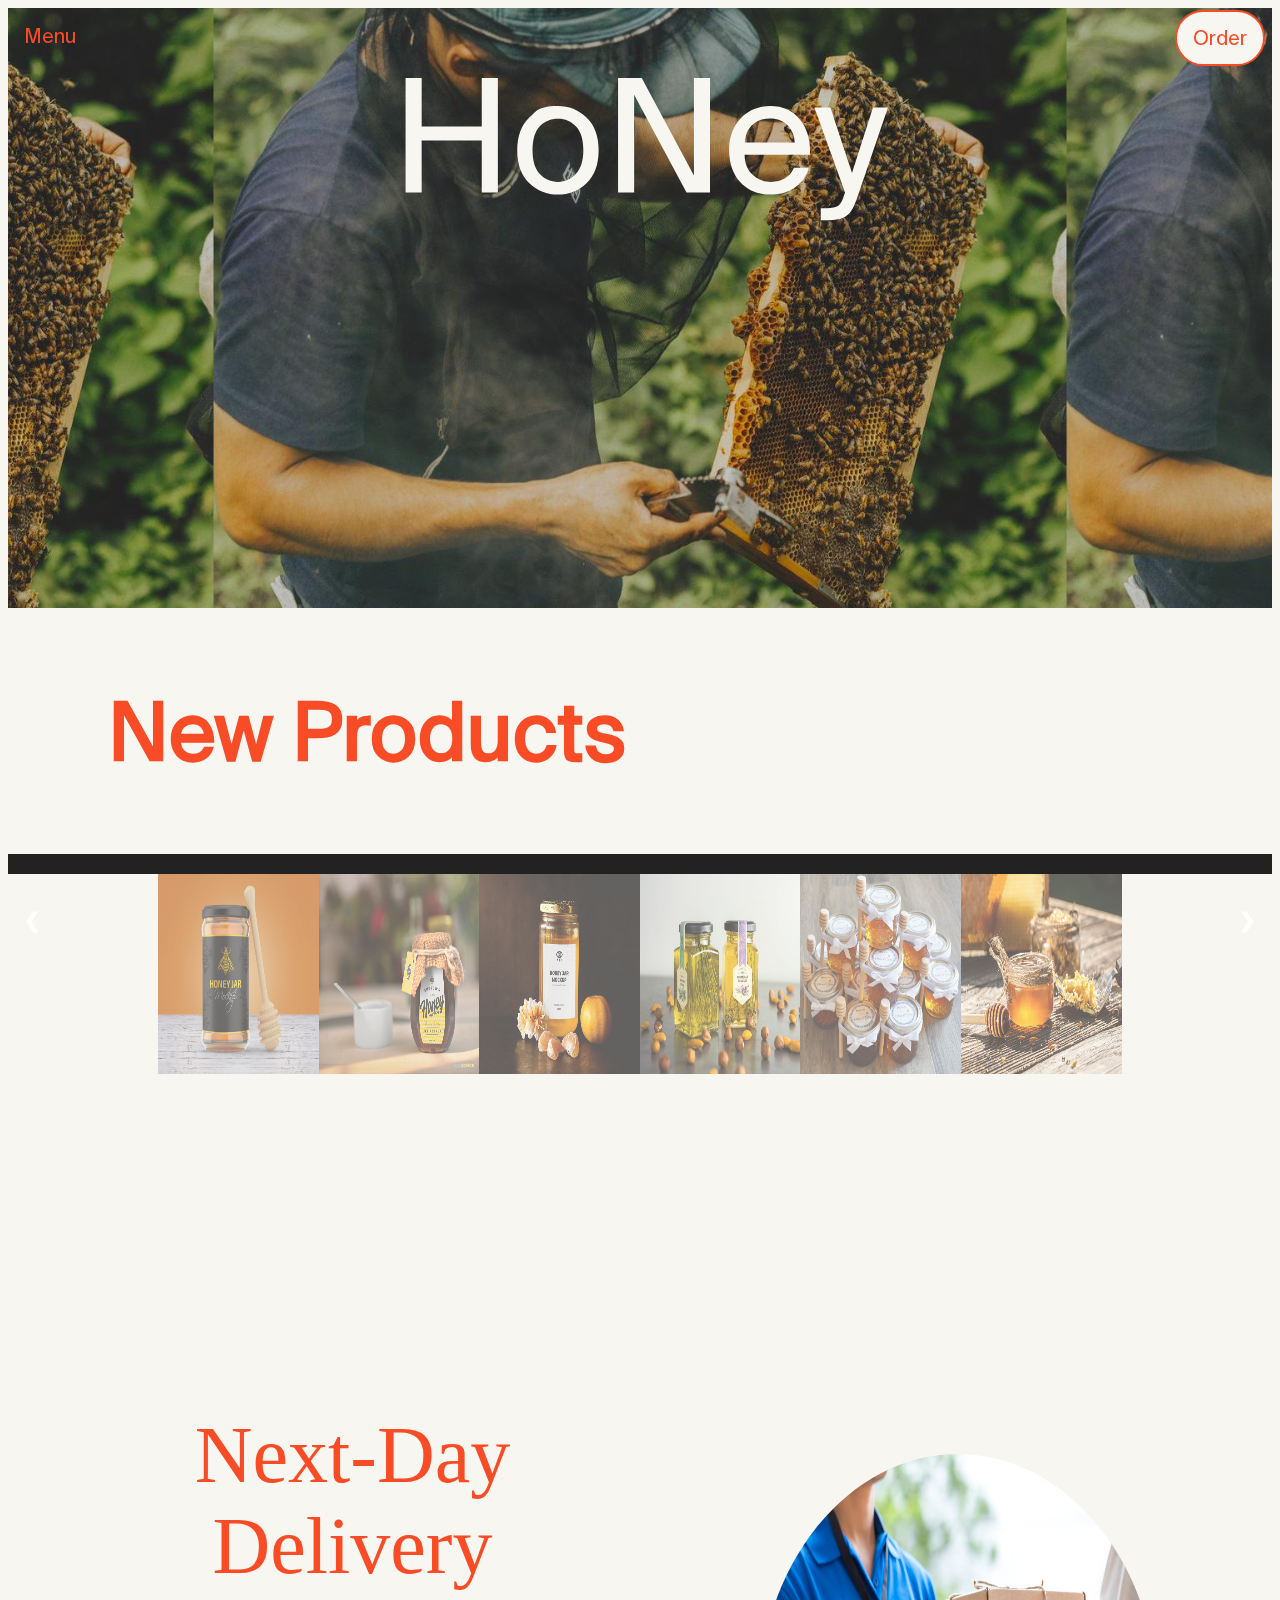
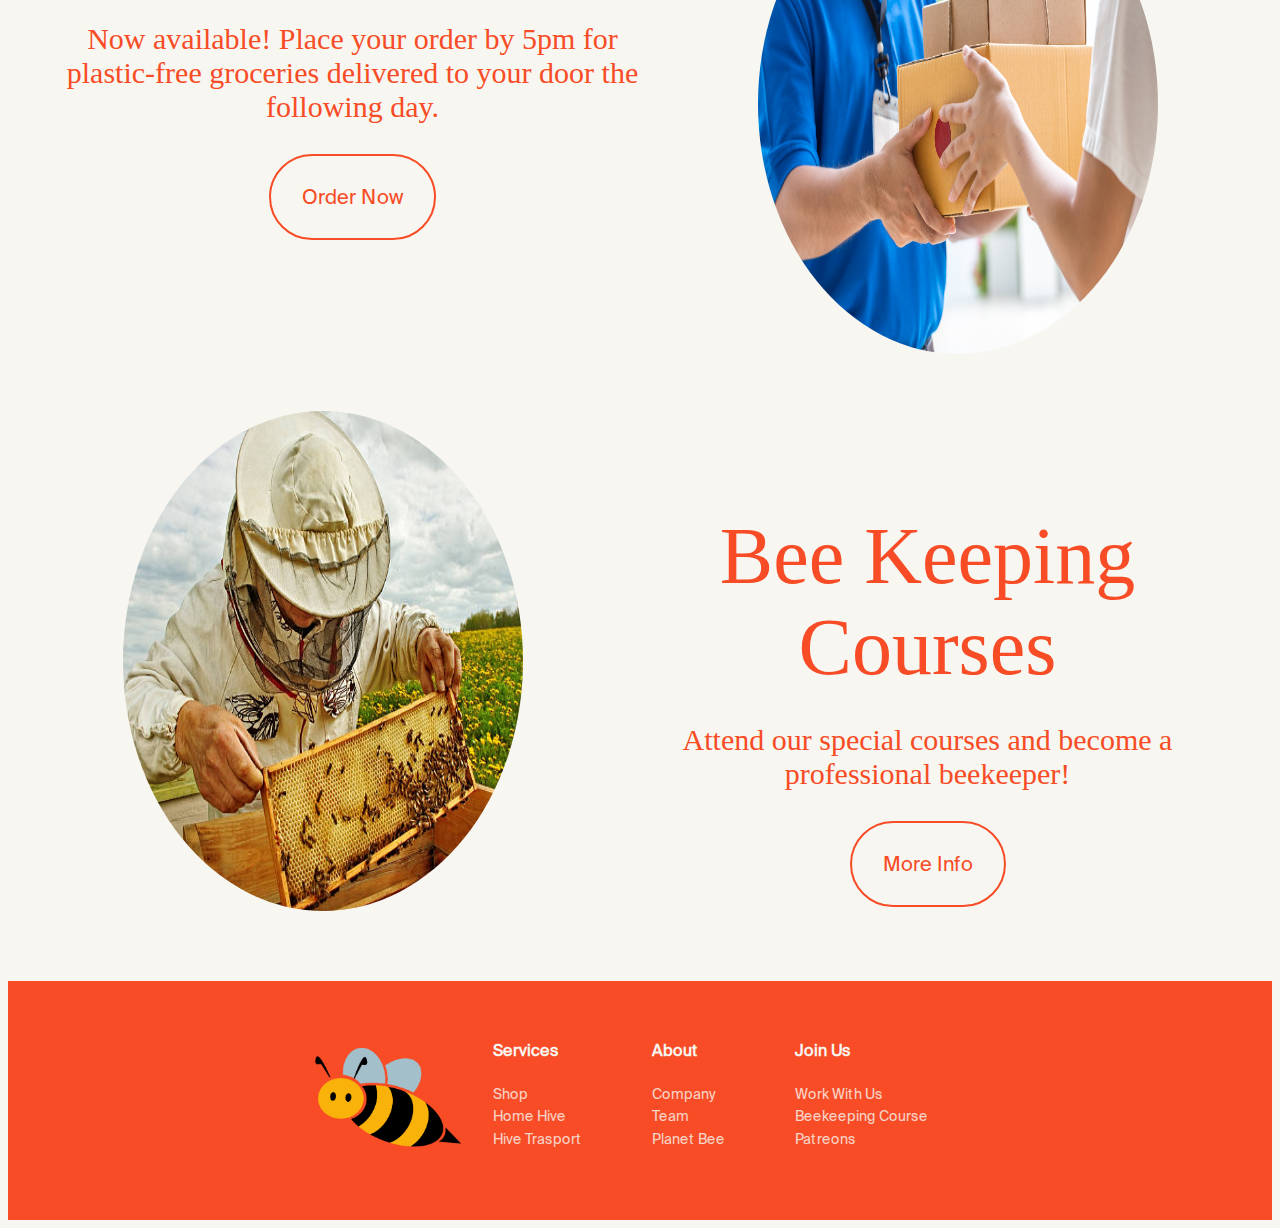
<file: index.html>
<!DOCTYPE html>
<html lang="en">
<head>
    <meta charset="UTF-8">
    <meta http-equiv="X-UA-Compatible" content="IE=edge">
    <meta name="viewport" content="width=device-width, initial-scale=1.0">
    <link rel="stylesheet" href="style.css">
    <script src="script.js"></script>
    <title>HoNey</title>
    <link rel="icon" type="image/x-icon" href="favicon.ico">
</head>
<body>
    <!-- HEADER -->
    <div class="header">
      <br> <br>
      <svg xmlns="http://www.w3.org/2000/svg" xmlns:xlink="http://www.w3.org/1999/xlink" width="500px" height="180px" viewBox="0 0 496 180" version="1.1">
        <g id="surface1">
        <path style=" stroke:none;fill-rule:nonzero;fill:#f7f6f1;fill-opacity:1;" d="M 89.761719 33.902344 L 105.855469 33.902344 L 105.855469 148.527344 L 89.761719 148.527344 L 89.761719 96.511719 L 29.65625 96.511719 L 29.65625 148.527344 L 13.566406 148.527344 L 13.566406 33.902344 L 29.65625 33.902344 L 29.65625 82.597656 L 89.761719 82.597656 Z M 140.539062 106.3125 C 140.539062 116.960938 142.957031 124.890625 147.796875 130.109375 C 152.632812 135.328125 158.679688 137.9375 165.9375 137.9375 C 173.089844 137.9375 179.109375 135.246094 184 129.871094 C 188.890625 124.496094 191.335938 116.644531 191.335938 106.3125 C 191.335938 95.667969 188.917969 87.738281 184.082031 82.519531 C 179.242188 77.300781 173.195312 74.691406 165.9375 74.691406 C 158.679688 74.691406 152.632812 77.25 147.796875 82.359375 C 142.957031 87.472656 140.539062 95.457031 140.539062 106.3125 Z M 137.382812 73.429688 C 137.382812 73.429688 139.410156 71.53125 143.457031 67.734375 C 147.507812 63.941406 155 62.042969 165.9375 62.042969 C 176.875 62.042969 186.394531 65.839844 194.492188 73.429688 C 202.589844 81.015625 206.640625 91.980469 206.640625 106.3125 C 206.640625 120.648438 202.589844 131.613281 194.492188 139.199219 C 186.394531 146.789062 176.875 150.585938 165.9375 150.585938 C 155 150.585938 145.480469 146.789062 137.382812 139.199219 C 129.285156 131.613281 125.238281 120.648438 125.238281 106.3125 C 125.238281 91.980469 129.285156 81.015625 137.382812 73.429688 Z M 318.027344 148.527344 L 294.519531 148.527344 L 242.144531 50.660156 L 242.144531 148.527344 L 226.054688 148.527344 L 226.054688 33.902344 L 249.71875 33.902344 L 301.9375 131.453125 L 301.9375 33.902344 L 318.027344 33.902344 Z M 417.886719 110.742188 L 352.574219 110.742188 C 352.785156 119.382812 355.492188 126.078125 360.699219 130.820312 C 365.902344 135.5625 371.925781 137.9375 378.761719 137.9375 C 390.121094 137.9375 397.847656 133.246094 401.953125 123.863281 L 416.78125 123.863281 C 414.78125 131.558594 410.417969 137.9375 403.6875 142.996094 C 396.957031 148.054688 388.648438 150.585938 378.761719 150.585938 C 365.71875 150.585938 355.519531 146.421875 348.15625 138.09375 C 340.792969 129.765625 337.113281 119.121094 337.113281 106.15625 C 337.113281 92.875 341.003906 82.203125 348.785156 74.140625 C 356.570312 66.074219 366.402344 62.042969 378.289062 62.042969 C 391.011719 62.042969 401.003906 66.707031 408.261719 76.035156 C 415.519531 85.363281 418.726562 96.933594 417.886719 110.742188 Z M 378.289062 74.375 C 371.453125 74.375 365.640625 76.378906 360.855469 80.382812 C 356.070312 84.390625 353.363281 90.398438 352.730469 98.410156 L 402.738281 98.410156 C 402.53125 91.980469 400.214844 86.367188 395.796875 81.570312 C 391.382812 76.773438 385.542969 74.375 378.289062 74.375 Z M 480.980469 63.46875 L 495.964844 63.46875 L 465.675781 152.164062 C 463.363281 158.804688 461.234375 163.679688 459.289062 166.789062 C 457.34375 169.898438 454.582031 172.246094 451.003906 173.824219 C 447.429688 175.40625 442.488281 176.199219 436.175781 176.199219 L 428.761719 176.199219 L 428.761719 164.179688 L 434.597656 164.179688 C 439.960938 164.179688 443.828125 163.390625 446.195312 161.808594 C 448.558594 160.230469 450.636719 156.382812 452.425781 150.269531 L 453.054688 148.527344 L 422.453125 63.46875 L 438.386719 63.46875 L 459.996094 129.082031 Z M 480.980469 63.46875 "/>
        </g>
        </svg>
      </div>
      
      <div id="navbar">
        <a class="active" href="menu.html">Menu</a>
         
        <!-- BUTTON -->
        <button class="navbar button"><a href="cart.html">Order</a></button>
        
      </div>
      
      <!-- SLIDESHOW -->

      <h2 style="text-align:left; font-size:80px; padding-top:10px; padding-bottom:10px; padding-left:100px;"><a style="text-decoration:none" href="products.html">New Products</a></h2>

<div class="container">
  <div class="mySlides">
    <div class="numbertext">1 / 6</div>
    <img src="honeyjar1.jpg" class="center" style="width:600px; height:400px">
  </div>

  <div class="mySlides">
    <div class="numbertext">2 / 6</div>
    <img src="honeyjar2.jpg" class="center" style="width:600px; height:400px">
  </div>

  <div class="mySlides">
    <div class="numbertext">3 / 6</div>
    <img src="honeyjar3.jpg" class="center" style="width:600px; height:400px">
  </div>
    
  <div class="mySlides">
    <div class="numbertext">4 / 6</div>
    <img src="honeyjar4.jpg" class="center" style="width:600px; height:400px">
  </div>

  <div class="mySlides">
    <div class="numbertext">5 / 6</div>
    <img src="honeyjar5.jpg" class="center" style="width:600px; height:400px">
  </div>
    
  <div class="mySlides">
    <div class="numbertext">6 / 6</div>
    <img src="honeyjar6.jpg" class="center" style="width:600px; height:400px">
  </div>
    
  <a class="prev" onclick="plusSlides(-1)">❮</a>
  <a class="next" onclick="plusSlides(1)">❯</a>

  <div class="caption-container">
    <p id="caption"></p>
  </div>

  <div class="row">
    <div class="column">
      <img class="demo cursor" src="honeyjar1.jpg" style="width:100%; height:200px" onclick="currentSlide(1)" alt="Blacky's Honey">
    </div>
    <div class="column">
      <img class="demo cursor" src="honeyjar2.jpg" style="width:100%; height:200px" onclick="currentSlide(2)" alt="Sheroo's Honey">
    </div>
    <div class="column">
      <img class="demo cursor" src="honeyjar3.jpg" style="width:100%; height:200px" onclick="currentSlide(3)" alt="EyeForEye's Honey">
    </div>
    <div class="column">
      <img class="demo cursor" src="honeyjar4.jpg" style="width:100%; height:200px" onclick="currentSlide(4)" alt="Cirillic's Honey">
    </div>
    <div class="column">
      <img class="demo cursor" src="honeyjar5.jpg" style="width:100%; height:200px" onclick="currentSlide(5)" alt="Honey Pack Taste">
    </div>    
    <div class="column">
      <img class="demo cursor" src="honeyjar6.jpg" style="width:100%; height:200px" onclick="currentSlide(6)" alt="Homemade Community Honey">
    </div>
  </div>
</div>

<!-- SLIDING TEXT -->

<div class="marquee">
  <p style=font-size:80px> 
    <a href="https://www.planetbee.org/">Shop and help Planet Bee Foundation</a>
  </p>
</div>

<!-- BODY -->

      <div class="divcolumnsGallery" style="padding-left:50px; padding-right:20px; padding-top:-20px;">
        <br><br>
        <tr><p style="font-size:80px; margin-bottom:10px;">Next-Day Delivery</p>
        <p style="font-size:30px">Now available! Place your order by 5pm for plastic-free groceries delivered to your door the following day.</p></tr>
        <tr></tr><p style="margin-bottom:100px"><button class="button"><a href="test.html">Order Now</a></button></p></tr>
        <br><br><br><br><br><br><br><br>
        <tr><p><img src="delivery.jpg" alt="Delivery"></p></tr>
      </div>

      <div class="divcolumnsGallery" style="padding-right:50px">
        <tr><p><img src="beekeeper.jpg" alt="Bee Keeping" style="margin-bottom:50px"></p></tr>
        <br><br>
        <p style="font-size:80px; margin-bottom:10px">Bee Keeping Courses</p>
        <p style="font-size:30px">Attend our special courses and become a professional beekeeper!</p>
        <p><button class="button"><a href="test.html">More Info</a></button></p>
      </div>

      <!-- FOOTER -->

      <div class="footer-clean">
        <footer>
            <div class="footer-container">
                <div class="row justify-content-center">
                  
                    
                        <img src="beeIcon.png" alt="Bee Icon" width="150px" >
                    
                
                    <div class="col-sm-4 col-md-3 item">
                        <h3>Services</h3>
                        <ul>
                            <li><a href="#">Shop</a></li>
                            <li><a href="#">Home Hive</a></li>
                            <li><a href="#">Hive Trasport</a></li>
                        </ul>
                    </div>
                    <div class="col-sm-4 col-md-3 item">
                        <h3>About</h3>
                        <ul>
                            <li><a href="#">Company</a></li>
                            <li><a href="#">Team</a></li>
                            <li><a href="planetbeefoundation.org">Planet Bee</a></li>
                        </ul>
                    </div>
                    <div class="col-sm-4 col-md-3 item">
                        <h3>Join Us</h3>
                        <ul>
                            <li><a href="#">Work With Us</a></li>
                            <li><a href="#">Beekeeping Course</a></li>
                            <li><a href="#">Patreons</a></li>
                        </ul>
                    </div>
                    </div>
                </div>
            </div>
        </footer>
    </div>

</body>
</html>
</file>
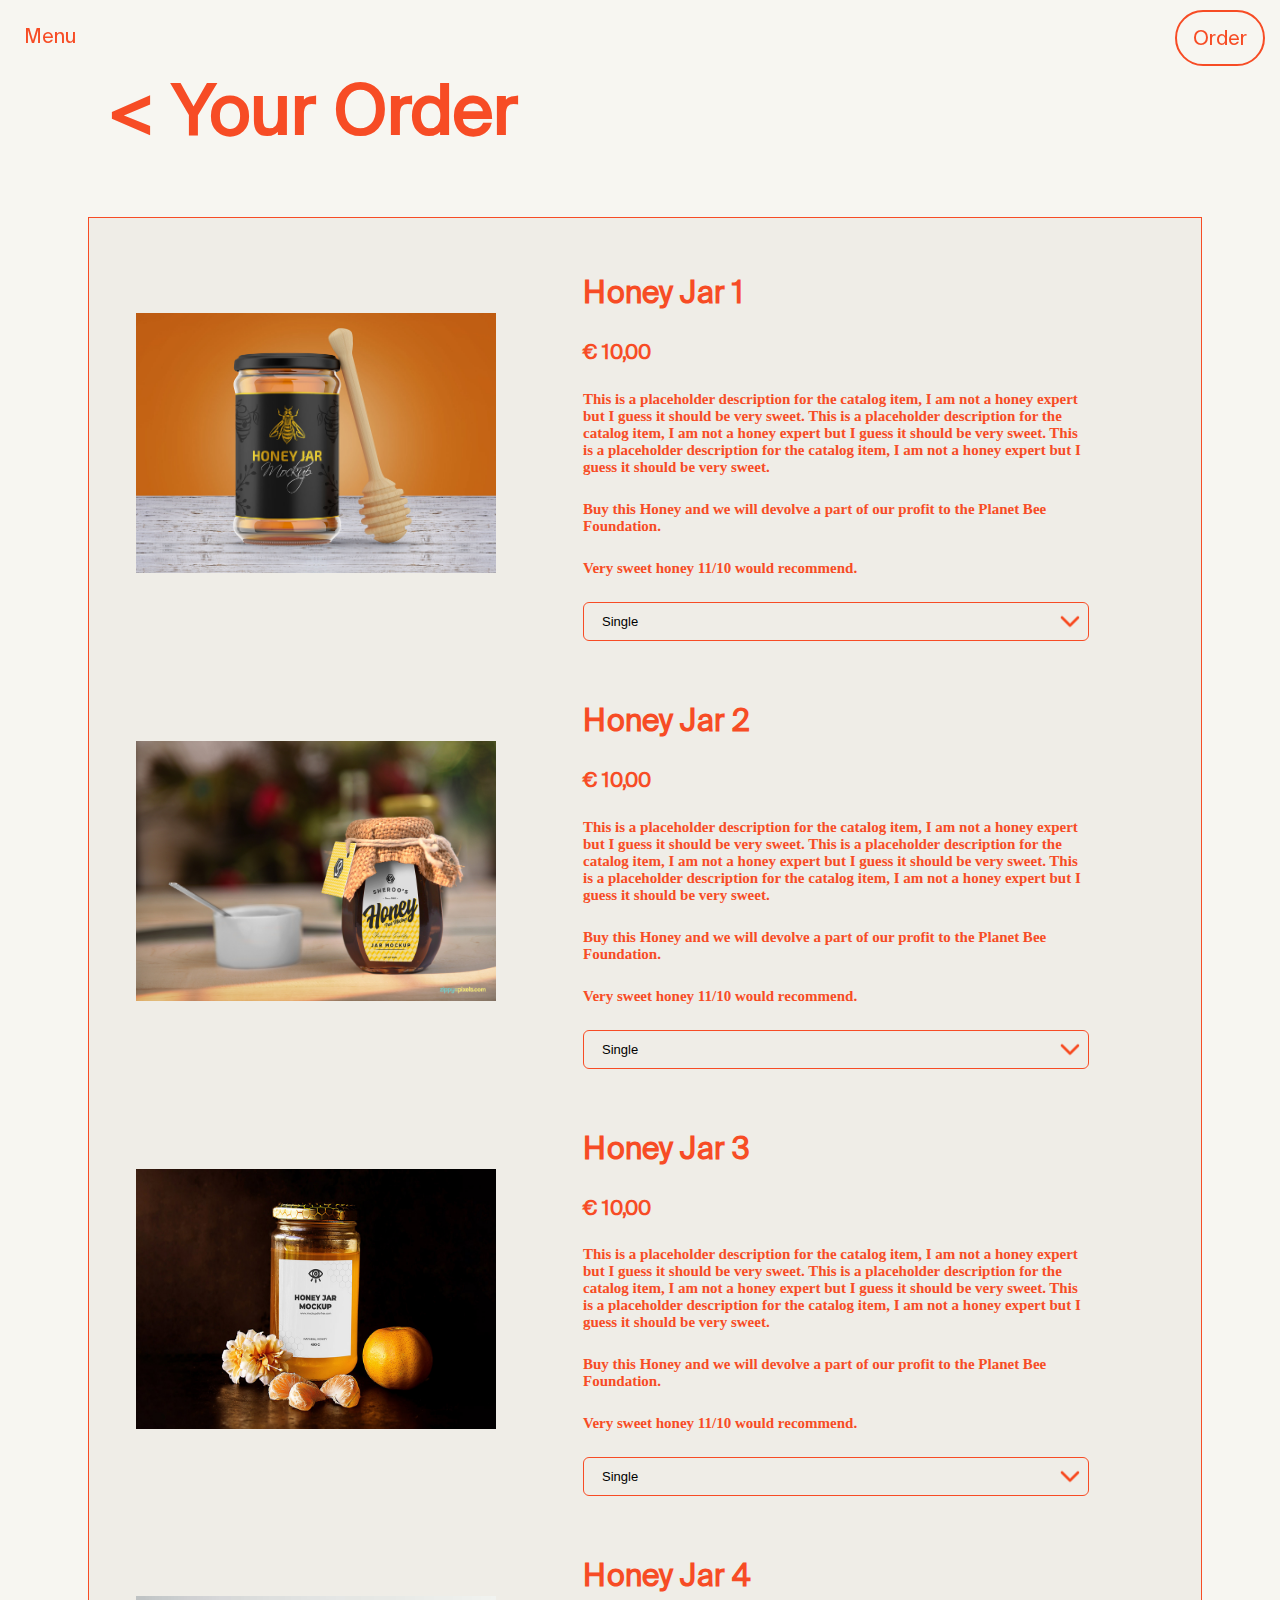
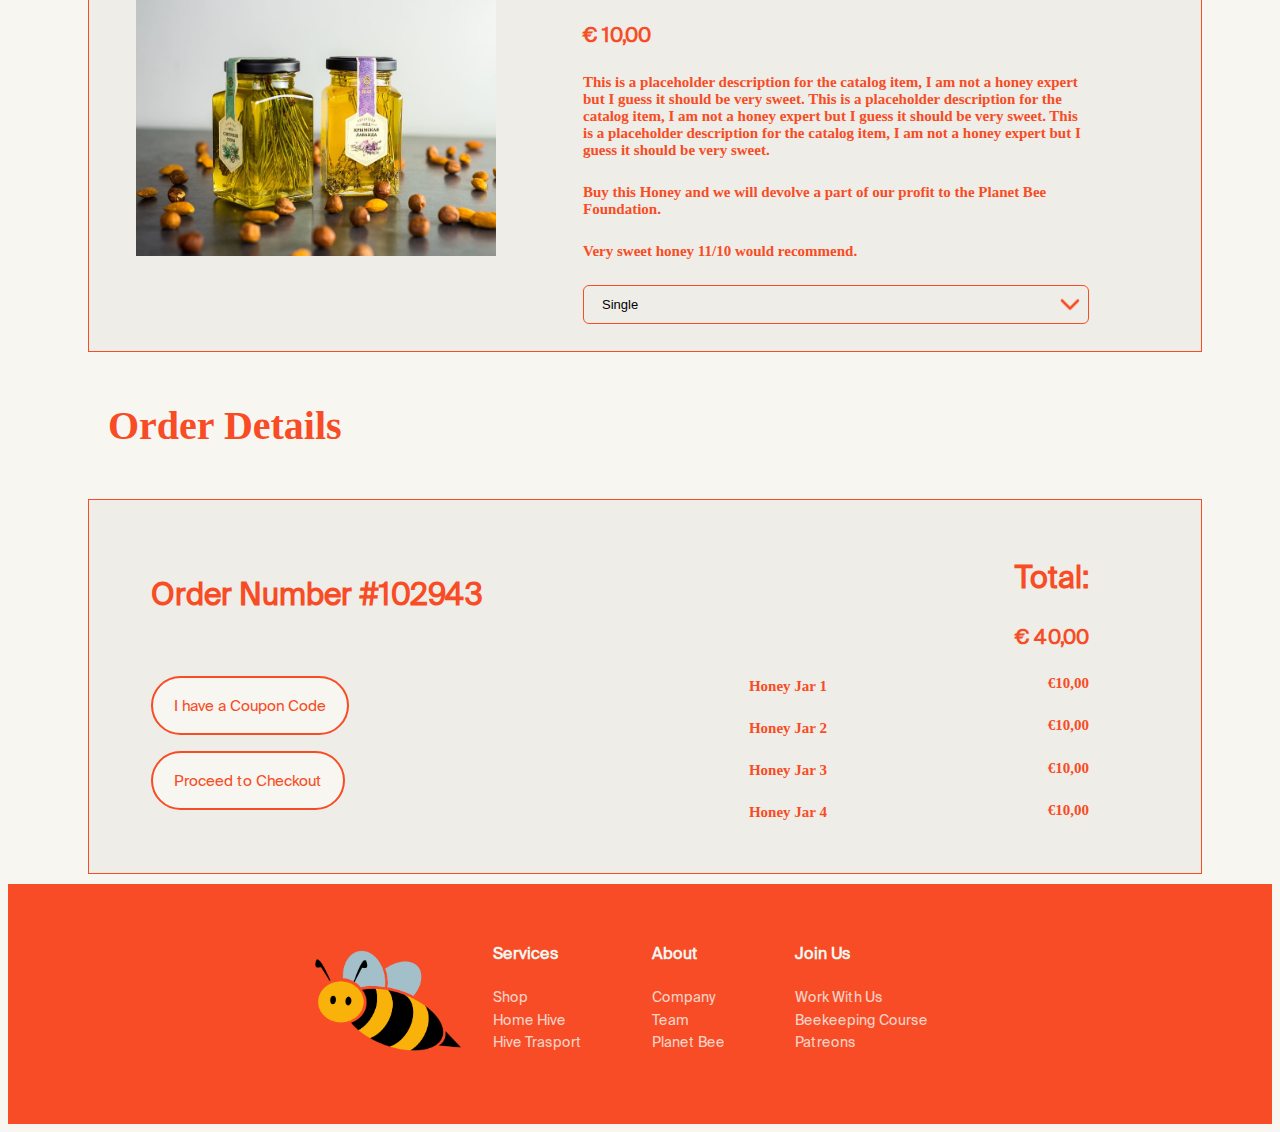
<file: cart.html>
<!DOCTYPE html>
<html lang="en">
<head>
    <meta charset="UTF-8">
    <meta http-equiv="X-UA-Compatible" content="IE=edge">
    <meta name="viewport" content="width=device-width, initial-scale=1.0">
    <link rel="stylesheet" href="style.css">
    <script src="script.js"></script>
    <title>HoNey</title>
    <link rel="icon" type="image/x-icon" href="favicon.ico">
</head>
<body>
    
    <!-- HEADER -->
    
        <div id="navbar">
          <a class="active" href="menu.html">Menu</a>
          <button class="navbar button"><a href="products.html">Order</a></button>
          
        </div>

    <!-- BODY -->

    <h2 style="text-align:left; font-size:70px; padding-top:10px; padding-bottom:10px; padding-left:100px;"><a href="products.html" style="text-decoration: none;">< </a> Your Order</h2>
    <div style="padding-left:80px; padding-right:70px; padding-bottom: 10px;"> 
        

    <table style="padding:10px!important">
        <tr>
            <th>
                <img src="honeyjar1.jpg" style="width:400px; height:300px; padding: 20px;">
                
            </th>
            <th style="padding-left: 50px!important; padding-right: 100px!important;">
                <h3>Honey Jar 1</h3>
                <h4>€ 10,00</h4>
                <p><h5> 
                    This is a placeholder description for the catalog item, I am not a honey expert but I guess it should be very sweet. 
                    This is a placeholder description for the catalog item, I am not a honey expert but I guess it should be very sweet.
                    This is a placeholder description for the catalog item, I am not a honey expert but I guess it should be very sweet.
                </h5></p>
                <p><h5> Buy this Honey and we will devolve a part of our profit to the <a href="https://www.planetbee.org/">Planet Bee Foundation.</a></h5></p>
                <p><h5> Very sweet honey 11/10 would recommend.</h5></p>
                <div class="search_categories">
                    <div class="select">
                       <select name="search_categories" id="search_categories">
                          <option value="1" selected="selected">Single</option>
                          <option value="2">5-Pack</option>
                          <option value="3">10-Pack</option>
                          <option value="4">20-Pack</option>
                        </select>
                     </div>
                 </div>
            </th>
        </tr>

        <tr>
            <th>
                <img src="honeyjar2.jpg" style="width:400px; height:300px; padding: 20px;">
                
            </th>
            <th style="padding-left: 50px!important; padding-right: 100px!important;">
                <h3>Honey Jar 2</h3>
                <h4>€ 10,00</h4>
                <p><h5> 
                    This is a placeholder description for the catalog item, I am not a honey expert but I guess it should be very sweet. 
                    This is a placeholder description for the catalog item, I am not a honey expert but I guess it should be very sweet.
                    This is a placeholder description for the catalog item, I am not a honey expert but I guess it should be very sweet.
                </h5></p>
                <p><h5> Buy this Honey and we will devolve a part of our profit to the <a href="https://www.planetbee.org/">Planet Bee Foundation.</a></h5></p>
                <p><h5> Very sweet honey 11/10 would recommend.</h5></p>
                <div class="search_categories">
                    <div class="select">
                       <select name="search_categories" id="search_categories">
                          <option value="1" selected="selected">Single</option>
                          <option value="2">5-Pack</option>
                          <option value="3">10-Pack</option>
                          <option value="4">20-Pack</option>
                        </select>
                     </div>
                 </div>
            </th>
        </tr>

        <tr>
            <th>
                <img src="honeyjar3.jpg" style="width:400px; height:300px; padding: 20px;">
                
            </th>
            <th style="padding-left: 50px!important; padding-right: 100px!important;">
                <h3>Honey Jar 3</h3>
                <h4>€ 10,00</h4>
                <p><h5> 
                    This is a placeholder description for the catalog item, I am not a honey expert but I guess it should be very sweet. 
                    This is a placeholder description for the catalog item, I am not a honey expert but I guess it should be very sweet.
                    This is a placeholder description for the catalog item, I am not a honey expert but I guess it should be very sweet.
                </h5></p>
                <p><h5> Buy this Honey and we will devolve a part of our profit to the <a href="https://www.planetbee.org/">Planet Bee Foundation.</a></h5></p>
                <p><h5> Very sweet honey 11/10 would recommend.</h5></p>
                <div class="search_categories">
                    <div class="select">
                       <select name="search_categories" id="search_categories">
                          <option value="1" selected="selected">Single</option>
                          <option value="2">5-Pack</option>
                          <option value="3">10-Pack</option>
                          <option value="4">20-Pack</option>
                        </select>
                     </div>
                 </div>
            </th>
        </tr>

        <tr>
            <th>
                <img src="honeyjar4.jpg" style="width:400px; height:300px; padding: 20px;">
                
            </th>
            <th style="padding-left: 50px!important; padding-right: 100px!important;">
                <h3>Honey Jar 4</h3>
                <h4>€ 10,00</h4>
                <p><h5> 
                    This is a placeholder description for the catalog item, I am not a honey expert but I guess it should be very sweet. 
                    This is a placeholder description for the catalog item, I am not a honey expert but I guess it should be very sweet.
                    This is a placeholder description for the catalog item, I am not a honey expert but I guess it should be very sweet.
                </h5></p>
                <p><h5> Buy this Honey and we will devolve a part of our profit to the <a href="https://www.planetbee.org/">Planet Bee Foundation.</a></h5></p>
                <p><h5> Very sweet honey 11/10 would recommend.</h5></p>
                <div class="search_categories">
                    <div class="select">
                       <select name="search_categories" id="search_categories">
                          <option value="1" selected="selected">Single</option>
                          <option value="2">5-Pack</option>
                          <option value="3">10-Pack</option>
                          <option value="4">20-Pack</option>
                        </select>
                     </div>
                 </div>
            </th>
        </tr>

        </table>
    </div>

    <div style="padding-left:80px; padding-right:70px; padding-bottom: 10px;">

            <h3 style="font-family: 'ITC Garamond W01 Book Narrow,Garamond,serif'; text-align:left; font-size:40px; padding-top:-100px; padding-bottom:10px; padding-left:20px;"> Order Details </h3>

        <table style="padding:10px!important">
            <tr>
                <th style="padding-left: 50px!important; padding-right: 100px!important;">
                    <h3>Order Number #102943</h3>
                    <br>
                    <p>
                        <button class="button" style="font-size:15px!important; padding:5px!important;">
                        <a href="javascript:void(0)" style="font-size:15px!important;">
                        I have a Coupon Code 
                        </a>
                        </button>
                    </p>
                    
                    <p>
                        <button class="button" style="font-size:15px!important; padding:5px!important;">
                        <a href="javascript:void(0)" style="font-size:15px!important;">
                        Proceed to Checkout 
                        </a>
                        </button>
                    </p>

                </th>

                <th style="padding-left: 50px!important; padding-right: 100px!important; text-align:right;">
                    <br> <br> <br> <br> <br> <br> <br> 
                    <p><h5> 
                        Honey Jar 1    
                    </h5></p>
                    <p><h5> 
                        Honey Jar 2      
                    </h5></p>
                    <p><h5> 
                        Honey Jar 3      
                    </h5></p>
                    <p><h5> 
                        Honey Jar 4      
                    </h5></p>
                </th>

                <th style="padding-left: 50px!important; padding-right: 100px!important; text-align:right;">
                    <h3>Total:</h3>
                    <h4>€ 40,00</h4>
                    <p><h5> 
                        €10,00
                    </h5></p>
                    <p><h5> 
                        €10,00
                    </h5></p>
                    <p><h5> 
                        €10,00
                    </h5></p>
                    <p><h5> 
                        €10,00
                    </h5></p>
                </th>
            </tr>
        </table>
    
    </div>

    <!-- FOOTER -->

    <div class="footer-clean">
        <footer>
            <div class="footer-container">
                <div class="row justify-content-center">
                  
                    
                        <img src="beeIcon.png" alt="Bee Icon" width="150px" >
                    
                
                    <div class="col-sm-4 col-md-3 item">
                        <h3>Services</h3>
                        <ul>
                            <li><a href="#">Shop</a></li>
                            <li><a href="#">Home Hive</a></li>
                            <li><a href="#">Hive Trasport</a></li>
                        </ul>
                    </div>
                    <div class="col-sm-4 col-md-3 item">
                        <h3>About</h3>
                        <ul>
                            <li><a href="#">Company</a></li>
                            <li><a href="#">Team</a></li>
                            <li><a href="planetbeefoundation.org">Planet Bee</a></li>
                        </ul>
                    </div>
                    <div class="col-sm-4 col-md-3 item">
                        <h3>Join Us</h3>
                        <ul>
                            <li><a href="#">Work With Us</a></li>
                            <li><a href="#">Beekeeping Course</a></li>
                            <li><a href="#">Patreons</a></li>
                        </ul>
                    </div>
                    </div>
                </div>
            </div>
        </footer>
    </div>
</body>
</html>
</file>
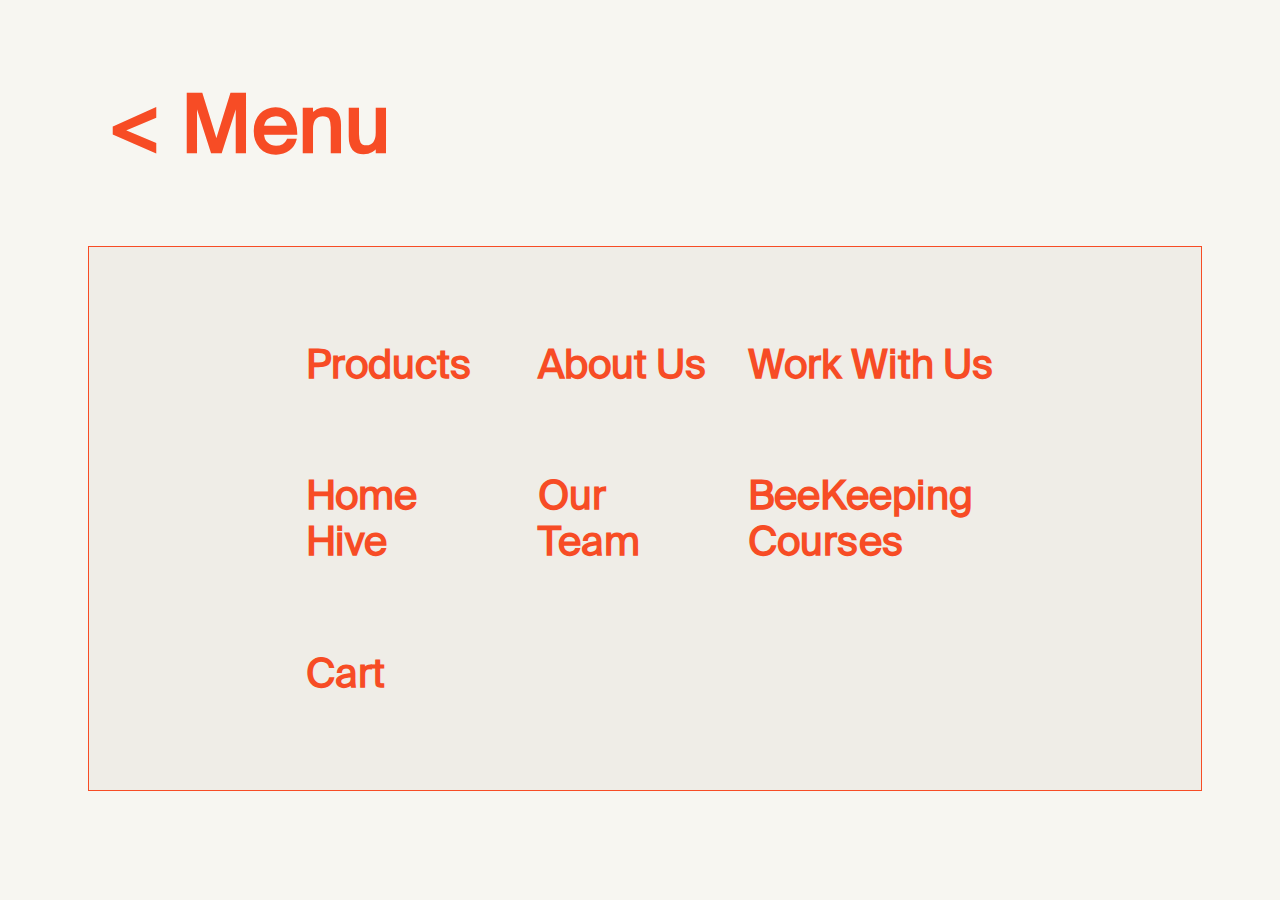
<file: menu.html>
<!DOCTYPE html>
<html lang="en">
<head>
    <meta charset="UTF-8">
    <meta http-equiv="X-UA-Compatible" content="IE=edge">
    <meta name="viewport" content="width=device-width, initial-scale=1.0">
    <link rel="stylesheet" href="style.css">
    <script src="script.js"></script>
    <title>HoNey</title>
    <link rel="icon" type="image/x-icon" href="favicon.ico">
</head>
<body>    
  <h2 style="text-align:left; font-size:80px; padding-top:10px; padding-bottom:10px; padding-left:100px;"><a href="index.html" style="text-decoration: none;">< </a> Menu</h2>
        
        <div style="padding-left:80px; padding-right:70px">        
          <table>
            <tr>
              <th><h1><a href="products.html">Products</a></h1></th>
              <th><h1><a href="about.html">About Us</a></h1></th>
              <th><h1><a href="index.html">Work With Us</a></h1></th>
            </tr>
            <tr>
              <th><h1><a href="products.html">Home Hive</a></h1></th>
              <th><h1><a href="about.htmlr">Our Team</a></h1></th>
              <th><h1><a href="products.html">BeeKeeping Courses</a></h1></th>
            </tr>
            <tr>
              <th><h1><a href="cart.html">Cart</a></h1></th>
              
            </tr>
          </table>
        </div>

</body>
</html>
</file>
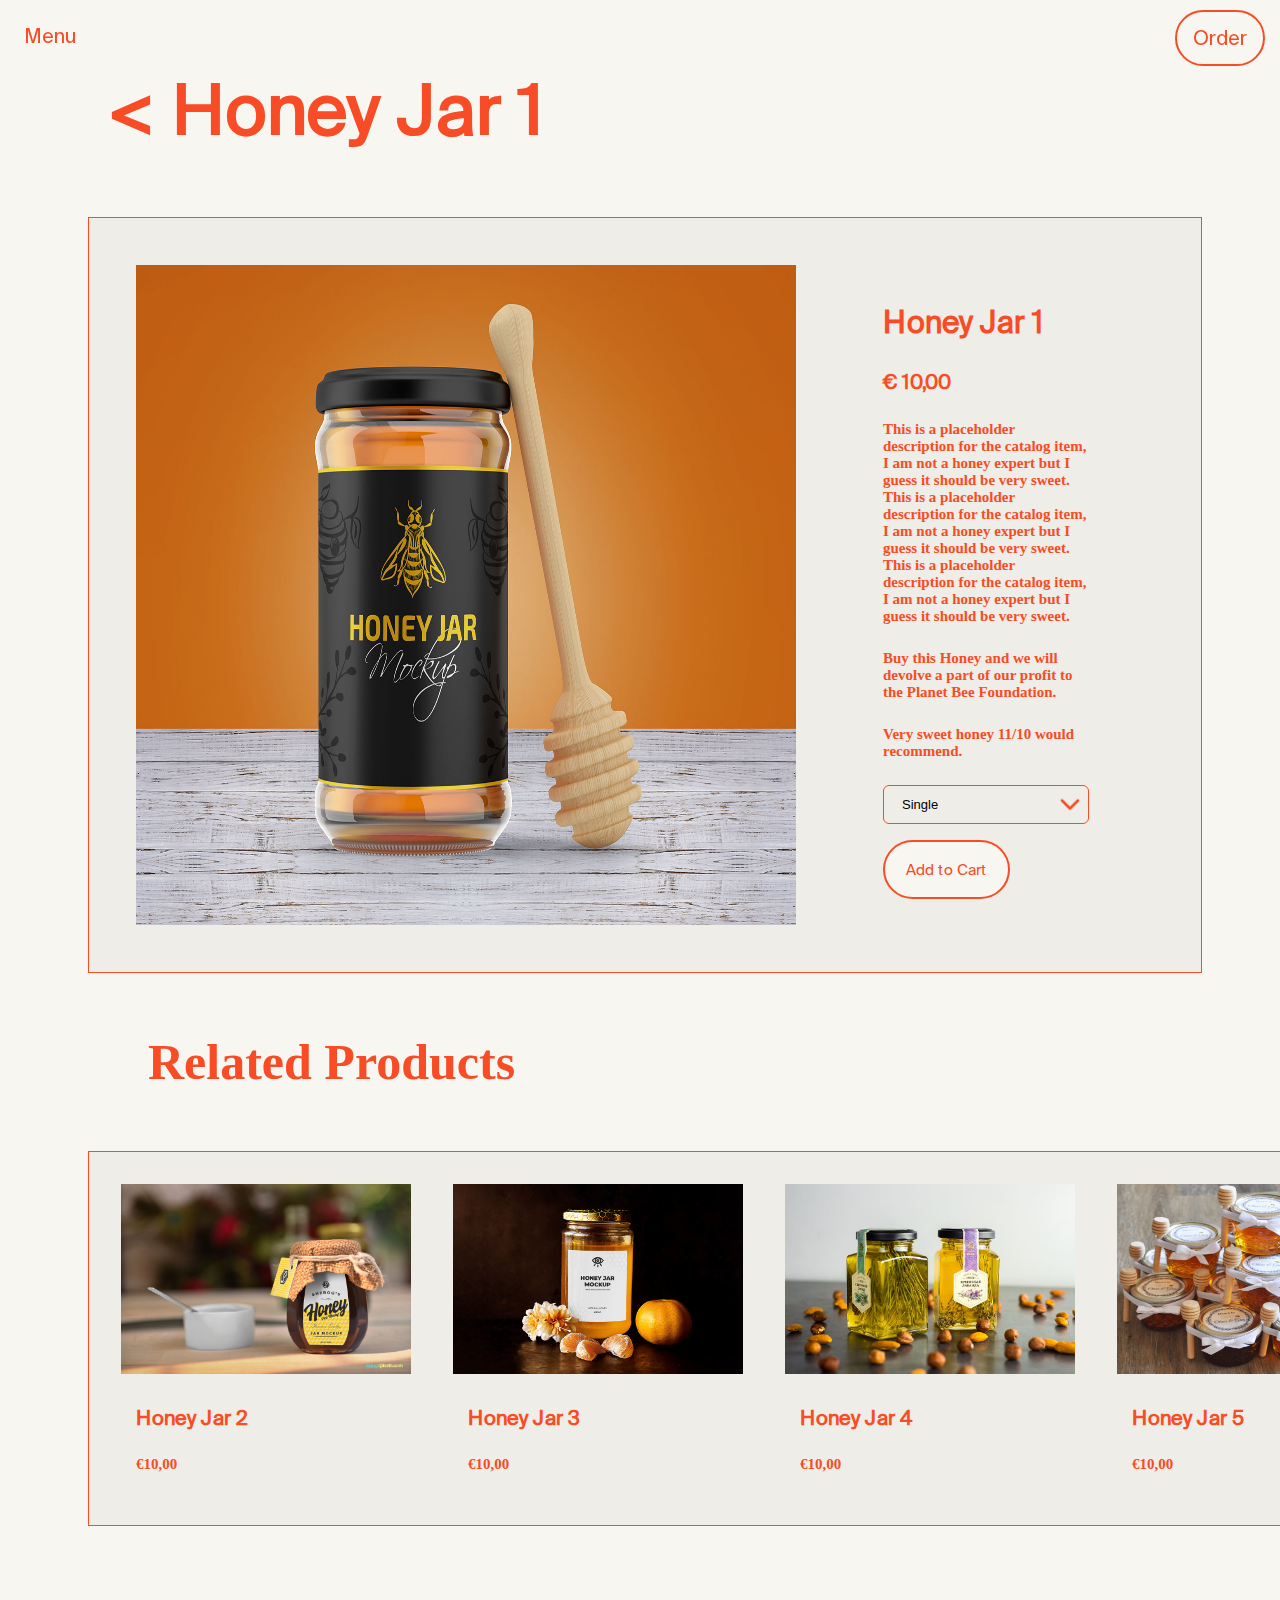
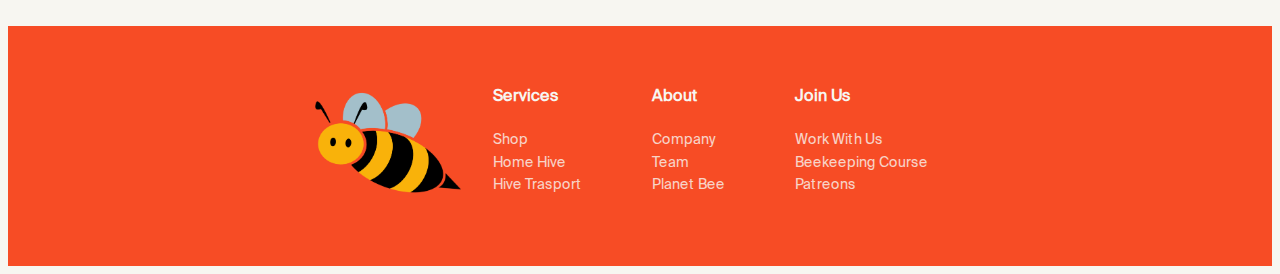
<file: productdetail.html>
<!DOCTYPE html>
<html lang="en">
<head>
    <meta charset="UTF-8">
    <meta http-equiv="X-UA-Compatible" content="IE=edge">
    <meta name="viewport" content="width=device-width, initial-scale=1.0">
    <link rel="stylesheet" href="style.css">
    <script src="script.js"></script>
    <title>HoNey</title>
    <link rel="icon" type="image/x-icon" href="favicon.ico">
</head>
<body>
    <!-- HEADER -->
    
    <div id="navbar">
        <a class="active" href="menu.html">Menu</a>
        <button class="navbar button"><a href="cart.html">Order</a></button>
        
      </div>

    <!-- BODY -->

    <h2 style="text-align:left; font-size:70px; padding-top:10px; padding-bottom:10px; padding-left:100px;"><a href="products.html" style="text-decoration: none;">< </a> Honey Jar 1</h2>
    <div style="padding-left:80px; padding-right:70px; padding-bottom: 100px;"> 
        

    <table style="padding:10px!important">
        <tr>
            <th>
                <img src="honeyjar1.jpg" style="width:700px; height:700px; padding: 20px;">
                
            </th>
            <th style="padding-left: 50px!important; padding-right: 100px!important;">
                <h3>Honey Jar 1</h3>
                <h4>€ 10,00</h4>
                <p><h5> 
                    This is a placeholder description for the catalog item, I am not a honey expert but I guess it should be very sweet. 
                    This is a placeholder description for the catalog item, I am not a honey expert but I guess it should be very sweet.
                    This is a placeholder description for the catalog item, I am not a honey expert but I guess it should be very sweet.
                </h5></p>
                <p><h5> Buy this Honey and we will devolve a part of our profit to the <a href="https://www.planetbee.org/">Planet Bee Foundation.</a></h5></p>
                <p><h5> Very sweet honey 11/10 would recommend.</h5></p>
                <div class="search_categories">
                    <div class="select">
                       <select name="search_categories" id="search_categories">
                          <option value="1" selected="selected">Single</option>
                          <option value="2">5-Pack</option>
                          <option value="3">10-Pack</option>
                          <option value="4">20-Pack</option>
                        </select>
                     </div>
                 </div>
                <p><button class="button" style="font-size:15px!important; padding:5px!important;"><a href="javascript:void(0)" style="font-size:15px!important;">Add to Cart</a></button></p>
            </th>
        </tr>
    </table>

    <div>
        <h3 style="font-family: 'ITC Garamond W01 Book Narrow,Garamond,serif'; text-align:left; font-size:50px; padding-top:10px; padding-bottom:10px; padding-left:60px;"> Related Products</h3>
    <table style="padding:10px!important">
        <tr>
            <th>
                <img src="honeyjar2.jpg" style="width:300px; height:200px; padding: 5px;">
                <h4 style="padding-left:20px!important"><a href="productdetail.html">Honey Jar 2</a></h4>
                <h5 style="padding-left:20px!important">€10,00</h5>
            </th>
            <th>
                <img src="honeyjar3.jpg" style="width:300px; height:200px; padding: 5px;">
                <h4 style="padding-left:20px!important"><a href="productdetail.html">Honey Jar 3</a></h4>
                <h5 style="padding-left:20px!important">€10,00</h5>
            </th>
            <th>
                <img src="honeyjar4.jpg" style="width:300px; height:200px; padding: 5px;">
                <h4 style="padding-left:20px!important"><a href="productdetail.html">Honey Jar 4</a></h4>
                <h5 style="padding-left:20px!important">€10,00</h5>
            </th>
            <th>
                <img src="honeyjar5.jpg" style="width:300px; height:200px; padding: 5px;">
                <h4 style="padding-left:20px!important"><a href="productdetail.html">Honey Jar 5</a></h4>
                <h5 style="padding-left:20px!important">€10,00</h5>
            </th>
            
        </tr>
    </table>
    </div>
    </div>

    <!-- FOOTER -->

    <div class="footer-clean">
        <footer>
            <div class="footer-container">
                <div class="row justify-content-center">
                  
                    
                        <img src="beeIcon.png" alt="Bee Icon" width="150px" >
                    
                
                    <div class="col-sm-4 col-md-3 item">
                        <h3>Services</h3>
                        <ul>
                            <li><a href="#">Shop</a></li>
                            <li><a href="#">Home Hive</a></li>
                            <li><a href="#">Hive Trasport</a></li>
                        </ul>
                    </div>
                    <div class="col-sm-4 col-md-3 item">
                        <h3>About</h3>
                        <ul>
                            <li><a href="#">Company</a></li>
                            <li><a href="#">Team</a></li>
                            <li><a href="planetbeefoundation.org">Planet Bee</a></li>
                        </ul>
                    </div>
                    <div class="col-sm-4 col-md-3 item">
                        <h3>Join Us</h3>
                        <ul>
                            <li><a href="#">Work With Us</a></li>
                            <li><a href="#">Beekeeping Course</a></li>
                            <li><a href="#">Patreons</a></li>
                        </ul>
                    </div>
                    </div>
                </div>
            </div>
        </footer>
    </div>
</body>
</html>
</file>
<file: style.css>
@font-face { font-family: 'SuisseIntl'; src: url('SuisseIntl-Regular.ttf'); }

body {
    background-color: #f7f6f1;
    color: #f74c25;
    font-family: 'SuisseIntl';

}

a {
  color: #f74c25;
}

/* HEADER */

.header {
    background-color: #f7f6f1;
    text-align: center;
    background:url("beefarmer.jpg") top center repeat;
    background-size:contain;
    height: 600px;
    position:relative;
  }
  
  #navbar {
    overflow: hidden;
    color: #f74c25;
    position:fixed;
    top:0;
    width:99%;
    padding-top:10px;
    padding-right:10px;
    padding-block:10px;
  }
  
  #navbar a {
    float: left;
    display: block;
    color: #f74c25;
    text-align: center;
    padding: 14px 16px;
    text-decoration: none;
    font-size: 20px;
  }
  
  #navbar a:hover {
    color: white;
  }
  
  #navbar a.active {
    color: #f74c25;
  }

  #navbar button {
    text-align: right;
    background-color: #f7f6f1; 
    border: none;
    color: white;
    text-decoration: none;
    float: right;
    font-size: 16px;
    border-radius:50px;
    transition-duration:0.4s;
    border: 2px solid #f74c25;
    padding:0%;
  }

  #navbar button:hover {
    background-color: #f74c25;
    color: white;
  }
  
  .sticky {
    position: fixed;
    top: 0;
    width: 100%;
  }
  
  .sticky + .content {
    padding-top: 60px;
  }


  * {
    box-sizing: border-box;
  }
  
  img {
    vertical-align: middle;
  }
  
  /* SLIDESHOW */

  .container {
    position: relative;
  }
  
  .mySlides {
    display: none;
  }
  
  .cursor {
    cursor: pointer;
  }
  
  .prev,
  .next {
    cursor: pointer;
    position: absolute;
    top: 40%;
    width: auto;
    padding: 16px;
    margin-top: -50px;
    color: white;
    font-weight: bold;
    font-size: 20px;
    border-radius: 0 3px 3px 0;
    user-select: none;
    -webkit-user-select: none;
  }
  
  .next {
    right: 0;
    border-radius: 3px 0 0 3px;
  }
  
  .prev:hover,
  .next:hover {
    background-color: rgba(0, 0, 0, 0.8);
  }
  
  .numbertext {
    color: #f2f2f2;
    font-size: 12px;
    padding: 8px 12px;
    position: absolute;
    top: 0;
  }
  
  .caption-container {
    text-align: center;
    background-color: #222;
    padding: 2px 16px;
    color: white;
  }
  
  .row:after {
    content: "";
    display: table;
    clear: both;
  }
  
  .column {
    float: left;
    width: 16.66%;
  }
  
  .demo {
    opacity: 0.6;
  }
  
  .active,
  .demo:hover {
    opacity: 1;
  }

  .center {
    display: block;
    margin-left: auto;
    margin-right: auto;
    width: 50%;
  }


  /* FOOTER */

  .div {
    display: block;
  }

  .justify-content-center {
    -ms-flex-pack: center!important;
    justify-content: center!important;
}

.row {
  display: -ms-flexbox;
  display: flex;
  -ms-flex-wrap: wrap;
  flex-wrap: wrap;
  margin-right: 150px;
  margin-left: 150px;
}

.footer-container {
  width: 100%;
  padding-right: 15px;
  padding-left: 15px;
  margin-right: auto;
  margin-left: auto;
  padding:10px;
}

  .footer-clean {
    padding:50px;
    background-color:#f74c25;
    color:#f7f6f1;
    text-align:left;
  }
  
  .footer-clean h3 {
    margin-top:0;
    margin-bottom:8px;
    font-weight:bold;
    font-size:16px;
    padding-left:10px;
  }
  
  .footer-clean ul {
    padding:10px;
    list-style:none;
    line-height:1.6;
    font-size:14px;
    margin-bottom:0;
  }
  
  .footer-clean ul a {
    padding-right:10px;
    color:inherit;
    text-decoration:none;
    opacity:0.8;
  }
  
  .footer-clean ul a:hover {
    opacity:1;
  }

  *, ::after, ::before {
    box-sizing: border-box;
}

.col-sm-4 {
  padding-left:20px;
  padding-right:20px;
}

/* SLIDING TEXT */

.marquee {
  font-family: '"ITC Garamond W01 Book Narrow",Garamond,serif';
  height: 200px;
  overflow: hidden;
  position: relative;
  color: #f74c25;
  padding-top: 30px;
}

.marquee a:link {
  color:#f74c25;
  text-decoration: none;
}

.marquee a:visited {
  color:#f74c25;
  text-decoration: none;
}

.marquee a:hover {
  color:#f74c25;
  text-decoration: none;
}

.marquee a:active {
  color:#f74c25;
  text-decoration: none;
  font-style: bold;
}

.marquee p {
  position: absolute;
  width: 100%;
  height: 100%;
  margin: 0;
  line-height: 80px;
  text-align: center;
  -moz-transform: translateX(100%);
  -webkit-transform: translateX(100%);
  transform: translateX(100%);
  -moz-animation: scroll-left 2s linear infinite;
  -webkit-animation: scroll-left 2s linear infinite;
  animation: scroll-left 20s linear infinite;
}

@-moz-keyframes scroll-left {
  0% {
      -moz-transform: translateX(100%);
  }
  100% {
      -moz-transform: translateX(-100%);
  }
}

@-webkit-keyframes scroll-left {
  0% {
      -webkit-transform: translateX(100%);
  }
  100% {
      -webkit-transform: translateX(-100%);
  }
}

@keyframes scroll-left {
  0% {
      -moz-transform: translateX(100%);
      -webkit-transform: translateX(100%);
      transform: translateX(100%);
  }
  100% {
      -moz-transform: translateX(-100%);
      -webkit-transform: translateX(-100%);
      transform: translateX(-100%);
  }
}

/* BODY */

.divcolumnsGallery {
  font-family: '"ITC Garamond W01 Book Narrow",Garamond,serif';
  column-count: 2;
  column-fill:balance;
  padding: 20px;
  text-align: center;
}

.divcolumnsGallery img {
    border-radius: 50%;
    height: 500px;
    width: 400px;
}

.button {
  text-align: center;
    background-color: #f7f6f1; 
    border: none;
    color: #f74c25;
    text-decoration: none;
    font-size: 25px;
    border-radius:50px;
    transition-duration:0.4s;
    border: 2px solid #f74c25;
    font-family: 'SuisseIntl';
    padding: 15px;
}

.button a {
  float: left;
  display: block;
  color: #f74c25;
  text-align: center;
  padding: 14px 16px;
  text-decoration: none;
  font-size: 20px;
}

table {
  width: 100%;
  border: 1px solid;
  background-color: #EFEDE7;
  padding-left: 200px;
  padding-top: 50px;
  padding-bottom: 50px;
  padding-right: 50px;
  text-align: left;
}

table a {
  text-decoration: none;
}

table h1 {
  font-size: 40px;
  color: #f74c25;
}

table h3 {
  font-size: 30px;
  color: #f74c25;
}

table h4 {
  font-size: 20px;
  color: #f74c25;
}

table h5 {
  font-size: 15px;
  color: #f74c25;
  font-family: '"ITC Garamond W01 Book Narrow",Garamond,serif';
}

th, td {
  padding: 15px;
}

/* ITEM COUNT BUTTON */

.search_categories{
  font-size: 13px;
  padding: 10px 8px 10px 14px;
  background: #EFEDE7;
  border: 1px solid #f74c25;
  border-radius: 6px;
  overflow: hidden;
  position: relative;
}

.search_categories .select{
  width: 125%;
  background:url('down.png') no-repeat;
  background-position:80% center;
}

.search_categories .select select{
  background: transparent;
  line-height: 1;
  border: 0;
  padding: 0;
  border-radius: 0;
  width: 100%;
  position: relative;
  z-index: 10;
  font-size: 1em;
}
</file>
